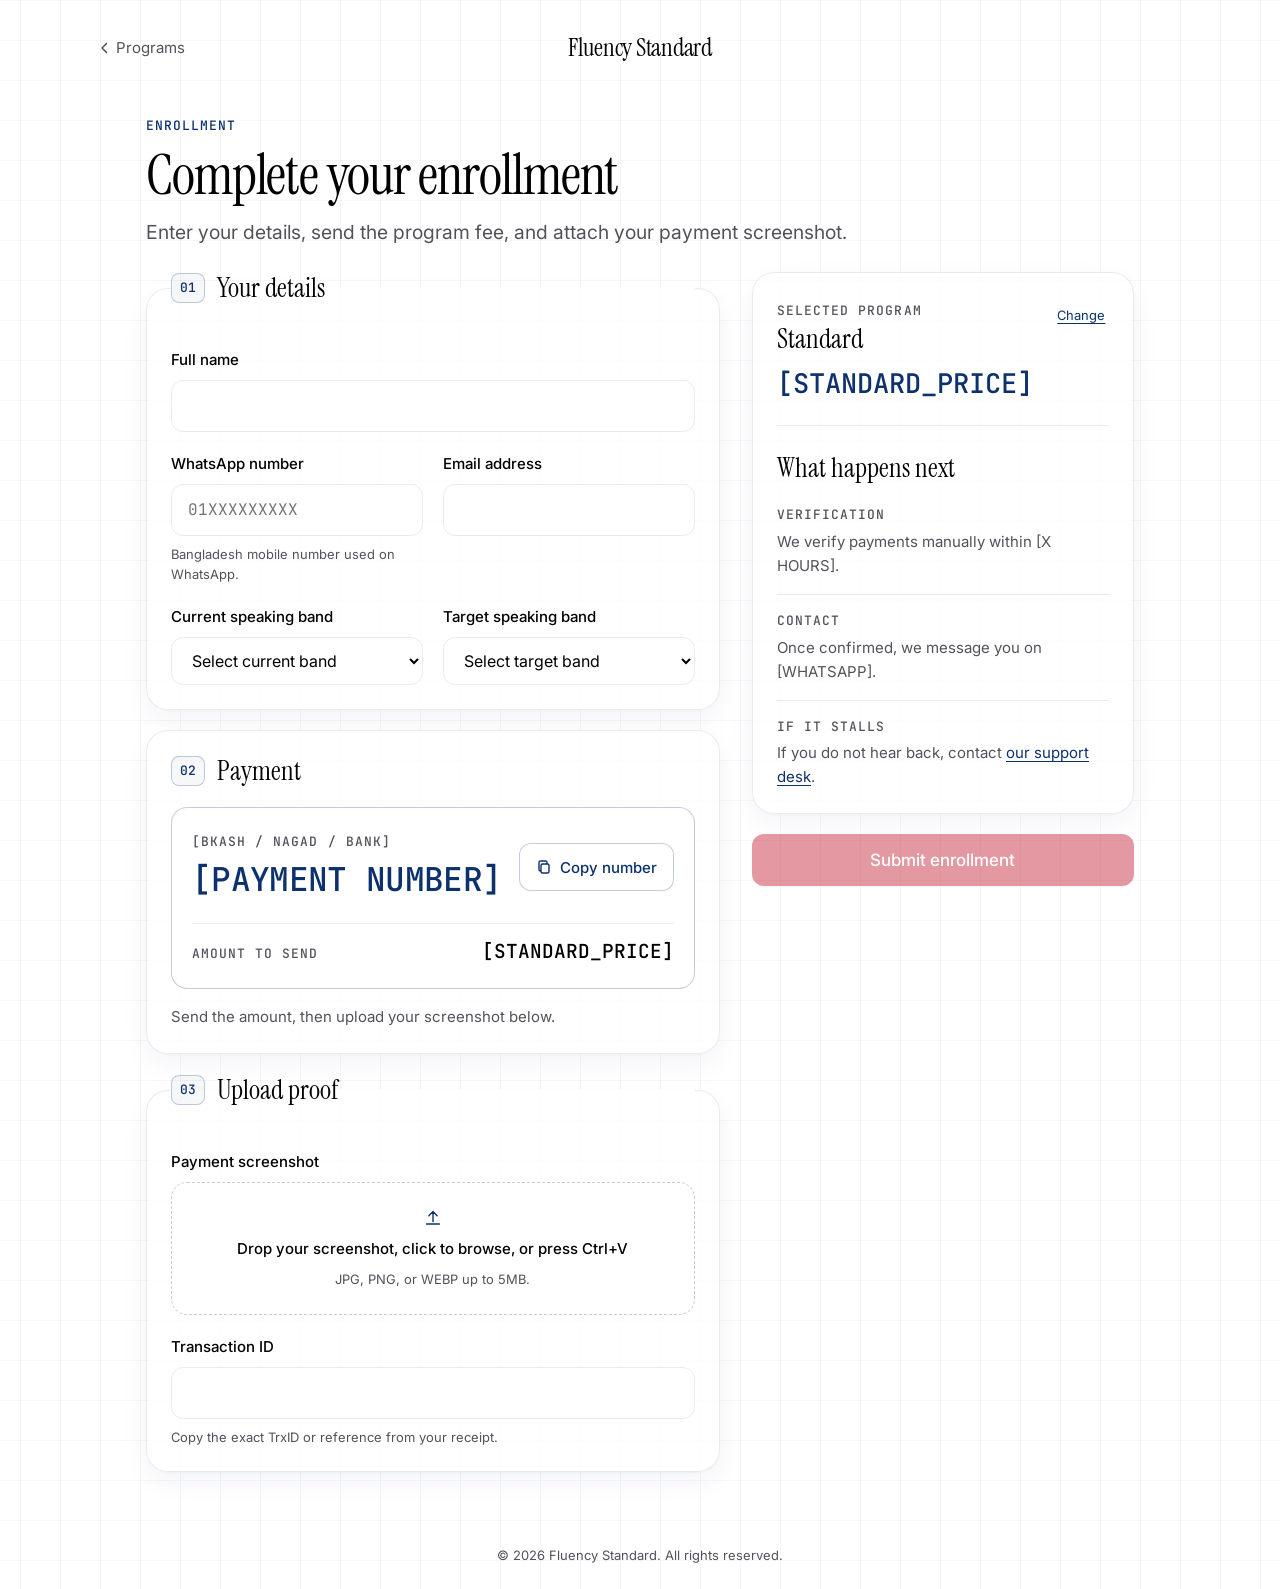
<file: enroll.html>
<!DOCTYPE html>
<html lang="en">
<head>
  <meta charset="utf-8">
  <meta name="viewport" content="width=device-width, initial-scale=1, viewport-fit=cover">
  <meta name="referrer" content="strict-origin-when-cross-origin">
  <meta name="theme-color" content="#ffffff">

  <!-- Page Metadata (Replace placeholders before launch) -->
  <title>[PAGE_TITLE_ENROLL] | Fluency Standard</title>
  <meta name="description" content="[META_DESCRIPTION_ENROLL]">

  <!-- Open Graph Metadata -->
  <meta property="og:type" content="website">
  <meta property="og:title" content="[OG_TITLE_ENROLL]">
  <meta property="og:description" content="[OG_DESCRIPTION_ENROLL]">
  <meta property="og:url" content="[SITE_URL]/enroll.html">
  <meta property="og:image" content="[OG_IMAGE_URL]">

  <!-- Favicon Placeholder -->
  <link rel="icon" href="[FAVICON_URL]" type="image/svg+xml">

  <!-- Fonts -->
  <link rel="preconnect" href="https://fonts.googleapis.com">
  <link rel="preconnect" href="https://fonts.gstatic.com" crossorigin>
  <link
    rel="stylesheet"
    href="https://fonts.googleapis.com/css2?family=Instrument+Serif&family=Inter:wght@400;500;600&family=JetBrains+Mono:wght@400;500&display=swap"
  >
  <link
    rel="stylesheet"
    href="https://fonts.googleapis.com/css2?family=Hind+Siliguri:wght@400;500;600&family=Noto+Serif+Bengali:wght@400;500&display=swap"
  >

  <link rel="stylesheet" href="styles.css">
  <script src="app.js" defer></script>
</head>
<body class="page-enroll">
  <a class="skip-link" href="#main-content">Skip to content</a>

  <!-- Header with Back Link -->
  <header class="site-header">
    <div class="container container--wide header-inner">
      <a class="back-link" href="programs.html">
        <svg class="icon-inline" viewBox="0 0 16 16" width="16" height="16" aria-hidden="true" focusable="false">
          <path d="M10.5 3.5L6 8l4.5 4.5" fill="none" stroke="currentColor" stroke-width="1.5" stroke-linecap="round" stroke-linejoin="round"></path>
        </svg>
        <span>Programs</span>
      </a>
      <a class="wordmark" href="index.html">Fluency Standard</a>
      <span class="header-spacer" aria-hidden="true"></span>
    </div>
  </header>

  <!-- Mobile and Tablet Sticky Plan Summary Strip
       BACKEND: Display only. The server must always decide the authoritative
       price from the submitted "program" plan ID and never trust client values. -->
  <div class="mobile-summary-bar" id="mobile-summary-bar" aria-label="Selected program summary">
    <div class="container container--enroll mobile-summary-inner">
      <div class="mobile-summary-plan">
        <span class="mono-label mono-label--subtle mobile-summary-tag">Plan</span>
        <span class="mobile-summary-name" data-plan-name>Standard</span>
      </div>
      <div class="mobile-summary-meta">
        <span class="mobile-summary-price mono-text" data-plan-price>[STANDARD_PRICE]</span>
        <a class="text-link summary-change-link" href="programs.html">Change</a>
      </div>
    </div>
  </div>

  <main id="main-content" class="site-main">
    <section class="enroll-section section-enter" aria-labelledby="enroll-heading">
      <div class="container container--enroll">
        <div class="enroll-intro" id="enroll-intro">
          <p class="mono-label">Enrollment</p>
          <h1 id="enroll-heading" class="display-heading">Complete your enrollment</h1>
          <p class="supporting-line">Enter your details, send the program fee, and attach your payment screenshot.</p>
        </div>

        <!--
          BACKEND INTEGRATION NOTES FOR /api/enroll:
          1. Re-validate every field server-side; client validation is for UX only.
          2. Resolve the real fee from the whitelisted "program" ID ("standard" or "upgraded").
          3. Verify csrf_token and reject submissions where honeypot "website" is non-empty.
          4. Sniff the real file type via magic bytes (never trust extension or Content-Type).
          5. Re-encode uploaded images and strip all metadata (EXIF, GPS, ICC).
          6. Store screenshots outside the web root using random generated filenames (e.g. UUID).
          7. Enforce rate limiting per IP and account identifier.
          8. Reject duplicate transaction_id values.
          9. Escape any cell value starting with =, +, -, or @ before writing to a spreadsheet
             to prevent formula injection.
        -->
        <form
          id="enroll-form"
          class="enroll-form"
          method="post"
          action="/api/enroll"
          enctype="multipart/form-data"
          novalidate
        >
          <!-- BACKEND: Authoritative plan ID ("standard" or "upgraded") -->
          <input type="hidden" id="program-input" name="program" value="standard">

          <!-- BACKEND: Inject per-session CSRF token -->
          <input type="hidden" id="csrf-token" name="csrf_token" value="">

          <!-- BACKEND: Honeypot field; must remain empty -->
          <div class="honeypot" aria-hidden="true">
            <label for="website">Website</label>
            <input type="text" id="website" name="website" tabindex="-1" autocomplete="off">
          </div>

          <div class="enroll-layout">
            <!-- Left Column on Laptop (60%): Three Numbered Steps -->
            <div class="enroll-steps">
              <!-- STEP 01: Student Details
                   [FIELD LIST MAY CHANGE] -->
              <div class="card-host">
                <fieldset class="glass-card step-card">
                  <legend class="step-legend">
                    <span class="step-marker mono-text" aria-hidden="true">01</span>
                    <span class="step-title">Your details</span>
                  </legend>

                  <div class="form-grid">
                    <div class="form-field form-field--full">
                      <label class="field-label" for="full-name">Full name</label>
                      <input
                        class="field-input"
                        type="text"
                        id="full-name"
                        name="full_name"
                        autocomplete="name"
                        autocapitalize="words"
                        required
                        minlength="2"
                        maxlength="120"
                        aria-describedby="full-name-error"
                      >
                      <p class="field-error" id="full-name-error" role="alert"></p>
                    </div>

                    <div class="form-field">
                      <label class="field-label" for="whatsapp">WhatsApp number</label>
                      <input
                        class="field-input mono-input"
                        type="tel"
                        id="whatsapp"
                        name="whatsapp"
                        inputmode="numeric"
                        autocomplete="tel"
                        placeholder="01XXXXXXXXX"
                        required
                        aria-describedby="whatsapp-hint whatsapp-error"
                      >
                      <p class="field-hint" id="whatsapp-hint">Bangladesh mobile number used on WhatsApp.</p>
                      <p class="field-error" id="whatsapp-error" role="alert"></p>
                    </div>

                    <div class="form-field">
                      <label class="field-label" for="email">Email address</label>
                      <input
                        class="field-input"
                        type="email"
                        id="email"
                        name="email"
                        inputmode="email"
                        autocomplete="email"
                        autocapitalize="none"
                        autocorrect="off"
                        required
                        aria-describedby="email-error"
                      >
                      <p class="field-error" id="email-error" role="alert"></p>
                    </div>

                    <div class="form-field">
                      <label class="field-label" for="current-band">Current speaking band</label>
                      <select
                        class="field-select"
                        id="current-band"
                        name="current_band"
                        required
                        aria-describedby="current-band-error"
                      >
                        <option value="">Select current band</option>
                        <option value="not_sure">Not sure yet</option>
                        <option value="below_5.0">Below 5.0</option>
                        <option value="5.0">5.0</option>
                        <option value="5.5">5.5</option>
                        <option value="6.0">6.0</option>
                        <option value="6.5">6.5</option>
                        <option value="7.0_plus">7.0 or above</option>
                      </select>
                      <p class="field-error" id="current-band-error" role="alert"></p>
                    </div>

                    <div class="form-field">
                      <label class="field-label" for="target-band">Target speaking band</label>
                      <select
                        class="field-select"
                        id="target-band"
                        name="target_band"
                        required
                        aria-describedby="target-band-error"
                      >
                        <option value="">Select target band</option>
                        <option value="6.5">6.5</option>
                        <option value="7.0">7.0</option>
                        <option value="7.5">7.5</option>
                        <option value="8.0">8.0</option>
                        <option value="8.5_plus">8.5 or above</option>
                      </select>
                      <p class="field-error" id="target-band-error" role="alert"></p>
                    </div>
                  </div>
                </fieldset>
              </div>

              <!-- STEP 02: Payment -->
              <div class="card-host">
                <section class="glass-card step-card payment-card" aria-labelledby="step-payment-heading">
                  <div class="step-legend">
                    <span class="step-marker mono-text" aria-hidden="true">02</span>
                    <h2 id="step-payment-heading" class="step-title">Payment</h2>
                  </div>

                  <div class="payment-box">
                    <div class="payment-primary">
                      <div class="payment-number-group">
                        <span class="mono-label mono-label--subtle">[BKASH / NAGAD / BANK]</span>
                        <p class="payment-number mono-text" id="payment-number">[PAYMENT NUMBER]</p>
                      </div>

                      <div class="copy-control">
                        <button
                          type="button"
                          class="btn btn--outline copy-btn"
                          id="copy-number-btn"
                          data-copy-target="payment-number"
                          aria-describedby="copy-tooltip"
                        >
                          <svg class="icon-inline icon-copy" viewBox="0 0 16 16" width="16" height="16" aria-hidden="true" focusable="false">
                            <rect x="5" y="5" width="8" height="9" rx="1.5" fill="none" stroke="currentColor" stroke-width="1.4"></rect>
                            <path d="M11 5V3.5A1.5 1.5 0 0 0 9.5 2h-5A1.5 1.5 0 0 0 3 3.5v7A1.5 1.5 0 0 0 4.5 12H5" fill="none" stroke="currentColor" stroke-width="1.4"></path>
                          </svg>
                          <svg class="icon-inline icon-check" viewBox="0 0 16 16" width="16" height="16" aria-hidden="true" focusable="false" hidden>
                            <path d="M3.5 8.5L6.5 11.5L12.5 4.5" fill="none" stroke="currentColor" stroke-width="1.6" stroke-linecap="round" stroke-linejoin="round"></path>
                          </svg>
                          <span class="copy-btn-label">Copy number</span>
                        </button>
                        <span class="copy-tooltip" id="copy-tooltip" role="tooltip">Copy account number</span>
                      </div>
                    </div>

                    <!-- Shown after copying on phone to acknowledge switching to the payment app -->
                    <p class="copy-followup" id="copy-followup" hidden>
                      Open your payment app, send the amount, then come back here.
                    </p>

                    <!-- Fallback hint for restricted in-app browsers where copy APIs fail -->
                    <p class="copy-manual-hint" id="copy-manual-hint" hidden>
                      Press and hold the number above to copy.
                    </p>

                    <div class="payment-amount-row">
                      <span class="mono-label mono-label--subtle">Amount to send</span>
                      <p class="payment-amount mono-text" data-plan-price>[STANDARD_PRICE]</p>
                    </div>

                    <span class="sr-only" id="copy-status" aria-live="polite"></span>
                  </div>

                  <p class="payment-instruction">Send the amount, then upload your screenshot below.</p>
                </section>
              </div>

              <!-- STEP 03: Upload Proof & Transaction ID -->
              <div class="card-host">
                <fieldset class="glass-card step-card">
                  <legend class="step-legend">
                    <span class="step-marker mono-text" aria-hidden="true">03</span>
                    <span class="step-title">Upload proof</span>
                  </legend>

                  <div class="form-grid">
                    <div class="form-field form-field--full">
                      <label class="field-label" for="screenshot">Payment screenshot</label>

                      <!-- Standard file input (no capture attribute, so phone opens gallery) -->
                      <div
                        class="upload-zone"
                        id="upload-zone"
                        tabindex="0"
                        role="button"
                        aria-describedby="upload-hint screenshot-error"
                      >
                        <input
                          class="upload-input"
                          type="file"
                          id="screenshot"
                          name="screenshot"
                          accept="image/jpeg,image/png,image/webp"
                          required
                          tabindex="-1"
                        >

                        <div class="upload-prompt" id="upload-prompt">
                          <svg class="icon-upload" viewBox="0 0 24 24" width="22" height="22" aria-hidden="true" focusable="false">
                            <path d="M12 16V5M12 5L7.5 9.5M12 5L16.5 9.5" fill="none" stroke="currentColor" stroke-width="1.5" stroke-linecap="round" stroke-linejoin="round"></path>
                            <path d="M5 18.5h14" fill="none" stroke="currentColor" stroke-width="1.5" stroke-linecap="round"></path>
                          </svg>
                          <p class="upload-title upload-title--touch">Tap to choose your screenshot</p>
                          <p class="upload-title upload-title--desktop">Drop your screenshot, click to browse, or press Ctrl+V</p>
                          <p class="upload-hint" id="upload-hint">JPG, PNG, or WEBP up to 5MB.</p>
                        </div>
                      </div>

                      <!-- Instant File Preview -->
                      <div class="upload-preview" id="upload-preview" hidden>
                        <img
                          class="upload-thumb"
                          id="upload-thumb"
                          src="[data-uri]"
                          alt="Uploaded payment screenshot preview"
                          width="64"
                          height="64"
                        >
                        <div class="upload-meta">
                          <p class="upload-filename" id="upload-filename"></p>
                          <p class="upload-filesize mono-text" id="upload-filesize"></p>
                        </div>
                        <button type="button" class="btn btn--ghost" id="remove-file-btn">
                          Remove
                        </button>
                      </div>

                      <p class="field-error" id="screenshot-error" role="alert" aria-live="polite"></p>
                    </div>

                    <div class="form-field form-field--full">
                      <label class="field-label" for="transaction-id">Transaction ID</label>
                      <input
                        class="field-input mono-input"
                        type="text"
                        id="transaction-id"
                        name="transaction_id"
                        autocomplete="off"
                        autocapitalize="characters"
                        autocorrect="off"
                        spellcheck="false"
                        required
                        minlength="4"
                        maxlength="64"
                        aria-describedby="transaction-id-hint transaction-id-error"
                      >
                      <p class="field-hint" id="transaction-id-hint">Copy the exact TrxID or reference from your receipt.</p>
                      <p class="field-error" id="transaction-id-error" role="alert"></p>
                    </div>
                  </div>
                </fieldset>
              </div>
            </div>

            <!-- Right Column on Laptop (40%): Sticky Summary, What Happens Next & Submit.
                 On phone/tablet, display: contents lifts children into the main flow so
                 the submit bar sticks cleanly across the entire form on phone. -->
            <aside class="enroll-sidebar" aria-labelledby="what-next-heading">
              <div class="card-host">
                <div class="glass-card sidebar-card">
                  <!-- Desktop-only Selected Plan Summary -->
                  <div class="desktop-summary">
                    <div class="desktop-summary-top">
                      <div>
                        <span class="mono-label mono-label--subtle">Selected program</span>
                        <p class="summary-plan-name" data-plan-name>Standard</p>
                      </div>
                      <a class="text-link summary-change-link" href="programs.html">Change</a>
                    </div>
                    <p class="summary-plan-price mono-text" data-plan-price>[STANDARD_PRICE]</p>
                  </div>

                  <!-- Quiet "What happens next" Reassurance Block -->
                  <div class="next-block">
                    <h2 id="what-next-heading" class="next-heading">What happens next</h2>
                    <dl class="next-list">
                      <div class="next-item">
                        <dt class="mono-label mono-label--subtle">Verification</dt>
                        <dd>We verify payments manually within [X HOURS].</dd>
                      </div>
                      <div class="next-item">
                        <dt class="mono-label mono-label--subtle">Contact</dt>
                        <dd>Once confirmed, we message you on [WHATSAPP].</dd>
                      </div>
                      <div class="next-item">
                        <dt class="mono-label mono-label--subtle">If it stalls</dt>
                        <dd>
                          If you do not hear back, contact
                          <a
                            class="text-link"
                            href="[SUPPORT_LINK]"
                            target="_blank"
                            rel="noopener noreferrer"
                          >our support desk</a>.
                        </dd>
                      </div>
                    </dl>
                  </div>
                </div>
              </div>

              <!-- Upload Progress & Form-level Error Region -->
              <div class="submit-bar" id="submit-bar">
                <div class="submit-bar-inner">
                  <div class="upload-progress" id="upload-progress" hidden>
                    <div class="upload-progress-row">
                      <span class="mono-label mono-label--subtle">Uploading proof</span>
                      <span class="mono-text upload-progress-pct" id="upload-progress-pct">0%</span>
                    </div>
                    <progress class="upload-progress-bar" id="upload-progress-bar" max="100" value="0"></progress>
                  </div>

                  <p class="form-status-error" id="form-status-error" role="alert" aria-live="polite"></p>

                  <button
                    type="submit"
                    class="btn btn--primary btn--submit"
                    id="submit-btn"
                    disabled
                  >
                    <span class="btn-spinner" aria-hidden="true"></span>
                    <span class="btn-label">Submit enrollment</span>
                  </button>
                </div>
              </div>
            </aside>
          </div>
        </form>

        <!-- Confirmation State (shown after verified submission) -->
        <div class="card-host">
          <section
            class="glass-card confirmation-card section-enter"
            id="enroll-confirmation"
            aria-labelledby="confirmation-heading"
            tabindex="-1"
            hidden
          >
            <p class="mono-label mono-label--navy">Enrollment received</p>
            <h2 id="confirmation-heading" class="display-heading display-heading--compact">
              [CONFIRMATION HEADLINE]
            </h2>
            <p class="supporting-line">
              Your submission for the <span data-plan-name>Standard</span> program is recorded. Here is what happens next.
            </p>

            <ol class="confirmation-steps">
              <li>
                <span class="step-marker mono-text" aria-hidden="true">01</span>
                <div>
                  <p class="confirmation-step-title">We verify your payment</p>
                  <p class="confirmation-step-desc">Our team checks your screenshot and transaction ID within [X HOURS].</p>
                </div>
              </li>
              <li>
                <span class="step-marker mono-text" aria-hidden="true">02</span>
                <div>
                  <p class="confirmation-step-title">We message you on WhatsApp</p>
                  <p class="confirmation-step-desc">You will receive a confirmation message with your onboarding details.</p>
                </div>
              </li>
              <li>
                <span class="step-marker mono-text" aria-hidden="true">03</span>
                <div>
                  <p class="confirmation-step-title">You join the community</p>
                  <p class="confirmation-step-desc">Access your cohort channel and prepare for day one.</p>
                </div>
              </li>
            </ol>

            <div class="confirmation-action">
              <a
                class="btn btn--primary"
                href="[COMMUNITY_LINK]"
                target="_blank"
                rel="noopener noreferrer"
              >Open community link</a>
            </div>
          </section>
        </div>
      </div>
    </section>
  </main>

  <!-- Quiet Footer -->
  <footer class="site-footer">
    <div class="container container--wide">
      <p class="copyright">&copy; 2026 Fluency Standard. All rights reserved.</p>
    </div>
  </footer>
</body>
</html>
</file>
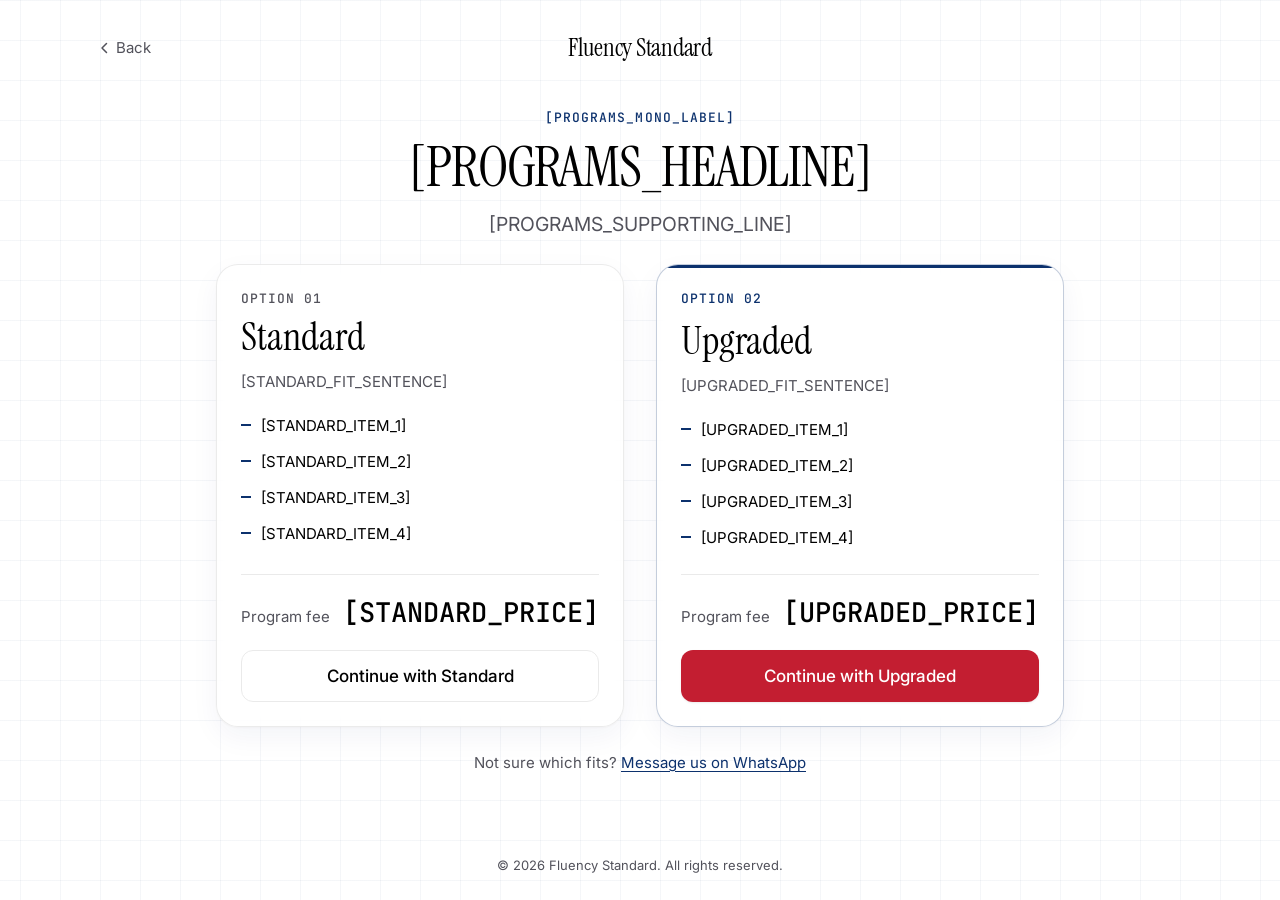
<file: programs.html>
<!DOCTYPE html>
<html lang="en">
<head>
  <meta charset="utf-8">
  <meta name="viewport" content="width=device-width, initial-scale=1, viewport-fit=cover">
  <meta name="referrer" content="strict-origin-when-cross-origin">
  <meta name="theme-color" content="#ffffff">

  <!-- Page Metadata (Replace placeholders before launch) -->
  <title>[PAGE_TITLE_PROGRAMS] | Fluency Standard</title>
  <meta name="description" content="[META_DESCRIPTION_PROGRAMS]">

  <!-- Open Graph Metadata -->
  <meta property="og:type" content="website">
  <meta property="og:title" content="[OG_TITLE_PROGRAMS]">
  <meta property="og:description" content="[OG_DESCRIPTION_PROGRAMS]">
  <meta property="og:url" content="[SITE_URL]/programs.html">
  <meta property="og:image" content="[OG_IMAGE_URL]">

  <!-- Favicon Placeholder -->
  <link rel="icon" href="[FAVICON_URL]" type="image/svg+xml">

  <!-- Fonts -->
  <link rel="preconnect" href="https://fonts.googleapis.com">
  <link rel="preconnect" href="https://fonts.gstatic.com" crossorigin>
  <link
    rel="stylesheet"
    href="https://fonts.googleapis.com/css2?family=Instrument+Serif&family=Inter:wght@400;500;600&family=JetBrains+Mono:wght@400;500&display=swap"
  >
  <link
    rel="stylesheet"
    href="https://fonts.googleapis.com/css2?family=Hind+Siliguri:wght@400;500;600&family=Noto+Serif+Bengali:wght@400;500&display=swap"
  >

  <link rel="stylesheet" href="styles.css">
  <script src="app.js" defer></script>
</head>
<body class="page-programs">
  <a class="skip-link" href="#main-content">Skip to content</a>

  <!-- Header with Back Link -->
  <header class="site-header">
    <div class="container container--wide header-inner">
      <a class="back-link" href="index.html">
        <svg class="icon-inline" viewBox="0 0 16 16" width="16" height="16" aria-hidden="true" focusable="false">
          <path d="M10.5 3.5L6 8l4.5 4.5" fill="none" stroke="currentColor" stroke-width="1.5" stroke-linecap="round" stroke-linejoin="round"></path>
        </svg>
        <span>Back</span>
      </a>
      <a class="wordmark" href="index.html">Fluency Standard</a>
      <span class="header-spacer" aria-hidden="true"></span>
    </div>
  </header>

  <main id="main-content" class="site-main">
    <section class="programs-section section-enter" aria-labelledby="programs-heading">
      <div class="container container--reading section-intro">
        <p class="mono-label">[PROGRAMS_MONO_LABEL]</p>
        <h1 id="programs-heading" class="display-heading">[PROGRAMS_HEADLINE]</h1>
        <p class="supporting-line">[PROGRAMS_SUPPORTING_LINE]</p>
      </div>

      <!-- Equal-Weight Program Comparison (Only the buttons are links) -->
      <div class="container container--programs">
        <div class="programs-grid">
          <!-- Standard Plan -->
          <div class="card-host">
            <article class="glass-card program-card" aria-labelledby="plan-standard-title">
              <div class="program-card-top">
                <p class="mono-label mono-label--subtle">Option 01</p>
                <h2 id="plan-standard-title" class="program-title">Standard</h2>
                <p class="program-fit">[STANDARD_FIT_SENTENCE]</p>
              </div>

              <ul class="feature-list">
                <li>[STANDARD_ITEM_1]</li>
                <li>[STANDARD_ITEM_2]</li>
                <li>[STANDARD_ITEM_3]</li>
                <li>[STANDARD_ITEM_4]</li>
              </ul>

              <div class="program-card-footer">
                <div class="program-price-row">
                  <span class="program-price-label">Program fee</span>
                  <p class="program-price mono-text">[STANDARD_PRICE]</p>
                </div>
                <a class="btn btn--secondary btn--full" href="enroll.html?program=standard">
                  Continue with Standard
                </a>
              </div>
            </article>
          </div>

          <!-- Upgraded Plan (Subtle border + thin navy accent line only) -->
          <div class="card-host">
            <article class="glass-card program-card program-card--upgraded" aria-labelledby="plan-upgraded-title">
              <div class="program-card-top">
                <p class="mono-label mono-label--navy">Option 02</p>
                <h2 id="plan-upgraded-title" class="program-title">Upgraded</h2>
                <p class="program-fit">[UPGRADED_FIT_SENTENCE]</p>
              </div>

              <ul class="feature-list">
                <li>[UPGRADED_ITEM_1]</li>
                <li>[UPGRADED_ITEM_2]</li>
                <li>[UPGRADED_ITEM_3]</li>
                <li>[UPGRADED_ITEM_4]</li>
              </ul>

              <div class="program-card-footer">
                <div class="program-price-row">
                  <span class="program-price-label">Program fee</span>
                  <p class="program-price mono-text">[UPGRADED_PRICE]</p>
                </div>
                <a class="btn btn--primary btn--full" href="enroll.html?program=upgraded">
                  Continue with Upgraded
                </a>
              </div>
            </article>
          </div>
        </div>

        <p class="quiet-help">
          Not sure which fits?
          <a
            class="text-link"
            href="[WHATSAPP_LINK]"
            target="_blank"
            rel="noopener noreferrer"
          >Message us on WhatsApp</a>
        </p>
      </div>
    </section>
  </main>

  <!-- Quiet Footer -->
  <footer class="site-footer">
    <div class="container container--wide">
      <p class="copyright">&copy; 2026 Fluency Standard. All rights reserved.</p>
    </div>
  </footer>
</body>
</html>
</file>
<file: styles.css>
/* ==========================================================================
   FLUENCY STANDARD DESIGN SYSTEM
   Phone-first editorial SaaS front end, progressively enhanced for tablet,
   laptop, and wide displays.

   BREAKPOINTS (documented constants):
   - Phone:   0px    to 599px  (primary thumb-driven target: 360px to 430px)
   - Tablet:  600px  to 1023px
   - Laptop:  1024px to 1439px
   - Wide:    1440px and above

   TEST MATRIX (verified mentally across all 3 pages):
   - 360x640  (small Android): headline, 16:9 video, CTA, and reassurance fit
              near first screen; no horizontal scroll; 48px+ tap targets.
   - 390x844  (iPhone portrait): comfortable margins, sticky top plan strip,
              sticky bottom submit bar unsticks when keyboard opens.
   - 412x915  (modern Android): generous breathing room, low blur radius for
              smooth scrolling on mid/low-tier GPUs.
   - 844x390  (phone landscape): compact header/paddings, sticky submit bar
              disabled so inputs stay visible.
   - 768x1024 (tablet): programs cards sit side by side; enroll stays single
              column with wider container and inline submit button.
   - 1280x720 (laptop): 960px centered video, fixed-width centered CTA,
              two-column 60/40 enroll with sticky right summary + submit panel.
   - 1440x900 (wide laptop): balanced whitespace, line lengths capped ~68ch.
   - 1920x1080 (desktop): centered containers preserve calm editorial rhythm.
   ========================================================================== */

/* --------------------------------------------------------------------------
   1. Optional Self-Hosted Bangla @font-face (unicode-range)
   Uncomment if self-hosting fonts under a strict CSP.
   --------------------------------------------------------------------------
@font-face {
  font-family: "Noto Serif Bengali";
  src: url("/fonts/noto-serif-bengali-400.woff2") format("woff2");
  font-weight: 400;
  font-style: normal;
  font-display: swap;
  unicode-range: U+0980-09FF, U+200C-200D, U+25CC;
}

@font-face {
  font-family: "Hind Siliguri";
  src: url("/fonts/hind-siliguri-400.woff2") format("woff2");
  font-weight: 400;
  font-style: normal;
  font-display: swap;
  unicode-range: U+0980-09FF, U+200C-200D, U+25CC;
}
-------------------------------------------------------------------------- */

/* --------------------------------------------------------------------------
   2. Design Tokens (:root)
   All colors, spacing, type scale, radii, shadows, and motion live here.
   -------------------------------------------------------------------------- */
:root {
  /* Breakpoint Reference Tokens */
  --bp-tablet: 600px;
  --bp-laptop: 1024px;
  --bp-wide: 1440px;

  /* Core Brand Palette (White background only; no dark mode) */
  --black: #000000;
  --navy: #0c316d;
  --crimson: #c31e31;
  --white: #ffffff;
  --border: #eaeaea;
  --text-muted: #52525b;

  /* Functional Derived Tones */
  --crimson-hover: #a51828;
  --navy-border: rgba(12, 49, 109, 0.24);
  --navy-surface: rgba(12, 49, 109, 0.04);
  --crimson-surface: rgba(195, 30, 49, 0.05);
  --grid-line: rgba(12, 49, 109, 0.045);
  --grid-size: 36px;

  /* Glass Surface (Lighter blur on phone for low-end Android performance) */
  --glass-bg: rgba(255, 255, 255, 0.78);
  --glass-bg-strong: rgba(255, 255, 255, 0.92);
  --glass-solid-fallback: #fcfcfd;
  --glass-border: rgba(0, 0, 0, 0.08);
  --glass-blur: 8px;

  /* Shadows */
  --shadow-card: 0 1px 2px rgba(0, 0, 0, 0.03), 0 10px 28px rgba(12, 49, 109, 0.05);
  --shadow-card-hover: 0 4px 10px rgba(0, 0, 0, 0.04), 0 18px 40px rgba(12, 49, 109, 0.09);
  --shadow-btn: 0 1px 2px rgba(0, 0, 0, 0.08);
  --shadow-sticky-top: 0 6px 18px rgba(12, 49, 109, 0.05);
  --shadow-sticky-bottom: 0 -8px 24px rgba(12, 49, 109, 0.06);

  /* Focus Ring */
  --focus-ring: 0 0 0 3px rgba(12, 49, 109, 0.28);

  /* Font Stacks */
  --font-serif: "Instrument Serif", "Noto Serif Bengali", "Hind Siliguri", Georgia, serif;
  --font-sans: "Inter", "Hind Siliguri", "Noto Sans Bengali", -apple-system, BlinkMacSystemFont, sans-serif;
  --font-mono: "JetBrains Mono", ui-monospace, SFMono-Regular, Menlo, monospace;

  /* Fluid Type Scale */
  --text-xs: clamp(0.75rem, 0.73rem + 0.1vw, 0.8125rem);
  --text-sm: clamp(0.875rem, 0.85rem + 0.12vw, 0.9375rem);
  --text-base: clamp(1rem, 0.98rem + 0.12vw, 1.0625rem);
  --text-lg: clamp(1.0625rem, 1.01rem + 0.25vw, 1.25rem);
  --text-xl: clamp(1.375rem, 1.25rem + 0.55vw, 1.875rem);
  --text-2xl: clamp(1.75rem, 1.45rem + 1.2vw, 2.625rem);
  --text-display: clamp(2rem, 1.4rem + 2.6vw, 3.85rem);

  /* Line Heights (Bangla receives extra vertical space) */
  --leading-tight: 1.08;
  --leading-snug: 1.24;
  --leading-base: 1.6;
  --leading-bn-heading: 1.35;
  --leading-bn-body: 1.85;

  /* Spacing Scale */
  --space-1: 0.25rem;
  --space-2: 0.5rem;
  --space-3: 0.75rem;
  --space-4: 1rem;
  --space-5: 1.25rem;
  --space-6: 1.5rem;
  --space-8: 2rem;
  --space-10: 2.5rem;
  --space-12: 3rem;
  --space-16: 4rem;

  /* Radii Scale */
  --radius-sm: 8px;
  --radius-md: 12px;
  --radius-lg: 16px;
  --radius-card: 22px;
  --radius-pill: 999px;

  /* Layout & Tap Target Sizes */
  --container-reading: 68ch;
  --container-programs: 880px;
  --container-enroll: 1020px;
  --container-video: 960px;
  --container-wide: 1120px;
  --tap-min: 48px;
  --btn-min-h: 52px;
  --input-min-h: 48px;

  /* Motion */
  --duration-fast: 150ms;
  --duration-base: 200ms;
  --duration-enter: 380ms;
  --ease-out: cubic-bezier(0.22, 1, 0.36, 1);
}

@media (min-width: 600px) {
  :root {
    --glass-bg: rgba(255, 255, 255, 0.72);
    --glass-blur: 16px;
    --grid-size: 40px;
  }
}

/* --------------------------------------------------------------------------
   3. Base Reset & Geometric Alignment Grid
   -------------------------------------------------------------------------- */
*,
*::before,
*::after {
  box-sizing: border-box;
}

html {
  background-color: var(--white);
  color: var(--black);
  font-family: var(--font-sans);
  font-size: 16px;
  line-height: var(--leading-base);
  -webkit-font-smoothing: antialiased;
  -moz-osx-font-smoothing: grayscale;
  text-size-adjust: 100%;
  overflow-x: clip;
}

body {
  margin: 0;
  min-height: 100svh;
  min-height: 100dvh;
  display: flex;
  flex-direction: column;
  background-color: var(--white);
  /* CSS-only geometric alignment grid (1px hairlines) */
  background-image:
    linear-gradient(to right, var(--grid-line) 1px, transparent 1px),
    linear-gradient(to bottom, var(--grid-line) 1px, transparent 1px);
  background-size: var(--grid-size) var(--grid-size);
  background-position: top center;
  color: var(--black);
  overflow-x: clip;
}

/* Bangla Typography Rules: larger base on phone, generous leading, never clip headings */
:lang(bn) {
  font-size: 1.0625rem;
  line-height: var(--leading-bn-body);
}

h1:lang(bn),
h2:lang(bn),
.display-heading:lang(bn),
.program-title:lang(bn),
.step-title:lang(bn) {
  line-height: var(--leading-bn-heading);
  text-overflow: clip;
  overflow: visible;
  white-space: normal;
}

img,
svg,
video,
iframe {
  display: block;
  max-width: 100%;
}

button,
input,
select,
textarea {
  font: inherit;
  color: inherit;
}

a {
  color: inherit;
}

[hidden] {
  display: none !important;
}

/* Accessibility Helpers */
.sr-only,
.honeypot {
  position: absolute;
  width: 1px;
  height: 1px;
  padding: 0;
  margin: -1px;
  overflow: hidden;
  clip: rect(0, 0, 0, 0);
  white-space: nowrap;
  border: 0;
}

.skip-link {
  position: absolute;
  top: -100px;
  left: var(--space-4);
  z-index: 100;
  padding: var(--space-3) var(--space-4);
  background-color: var(--navy);
  color: var(--white);
  border-radius: var(--radius-sm);
  font-size: var(--text-sm);
  text-decoration: none;
}

.skip-link:focus {
  top: var(--space-4);
  outline: none;
  box-shadow: var(--focus-ring);
}

:focus-visible {
  outline: 2px solid var(--navy);
  outline-offset: 2px;
}

/* --------------------------------------------------------------------------
   4. Layout Containers & Page Shell
   -------------------------------------------------------------------------- */
.container {
  width: 100%;
  margin-inline: auto;
  padding-inline: var(--space-4);
}

.container--reading {
  max-width: calc(var(--container-reading) + var(--space-8));
}

.container--programs {
  max-width: calc(var(--container-programs) + var(--space-8));
}

.container--enroll {
  max-width: calc(var(--container-enroll) + var(--space-8));
}

.container--video {
  max-width: calc(var(--container-video) + var(--space-8));
}

.container--wide {
  max-width: calc(var(--container-wide) + var(--space-8));
}

/* Container Query Host for Glass Cards */
.card-host {
  container-type: inline-size;
  min-width: 0;
}

.site-header {
  padding-block: var(--space-4);
}

.header-inner {
  display: grid;
  grid-template-columns: 1fr auto 1fr;
  align-items: center;
  gap: var(--space-2);
}

.header-inner--centered {
  display: flex;
  justify-content: center;
}

.wordmark {
  font-family: var(--font-serif);
  font-size: clamp(1.3rem, 1.2rem + 0.45vw, 1.625rem);
  font-weight: 400;
  letter-spacing: -0.01em;
  line-height: 1.1;
  color: var(--black);
  text-decoration: none;
  white-space: nowrap;
}

.back-link {
  justify-self: start;
  display: inline-flex;
  align-items: center;
  gap: var(--space-1);
  min-height: var(--tap-min);
  padding-inline: var(--space-2);
  margin-left: calc(var(--space-2) * -1);
  font-size: var(--text-sm);
  color: var(--text-muted);
  text-decoration: none;
  border-radius: var(--radius-sm);
  transition: color var(--duration-fast) var(--ease-out);
}

.header-spacer {
  display: block;
}

.site-main {
  flex: 1 0 auto;
  padding-bottom: var(--space-12);
}

.site-footer {
  padding-block: var(--space-6);
  padding-bottom: calc(var(--space-6) + env(safe-area-inset-bottom));
  text-align: center;
}

.copyright {
  margin: 0;
  font-size: var(--text-xs);
  color: var(--text-muted);
}

/* --------------------------------------------------------------------------
   5. Typography & Editorial Primitives
   -------------------------------------------------------------------------- */
.mono-label,
.mono-text {
  font-family: var(--font-mono);
}

.mono-label {
  margin: 0 0 var(--space-2);
  font-size: var(--text-xs);
  font-weight: 500;
  letter-spacing: 0.08em;
  text-transform: uppercase;
  color: var(--navy);
}

.mono-label--subtle {
  color: var(--text-muted);
  margin-bottom: var(--space-1);
}

.mono-label--navy {
  color: var(--navy);
}

.display-heading {
  margin: 0 0 var(--space-3);
  font-family: var(--font-serif);
  font-size: var(--text-display);
  font-weight: 400;
  line-height: var(--leading-tight);
  letter-spacing: -0.02em;
  color: var(--black);
  text-wrap: balance;
  overflow-wrap: break-word;
}

.display-heading--compact {
  font-size: var(--text-2xl);
}

.accent-word {
  color: var(--crimson);
}

.supporting-line {
  margin: 0;
  max-width: 68ch;
  font-size: var(--text-lg);
  line-height: var(--leading-base);
  color: var(--text-muted);
  text-wrap: pretty;
  overflow-wrap: break-word;
}

.hero-intro .supporting-line,
.section-intro .supporting-line {
  margin-inline: auto;
}

.text-link {
  color: var(--navy);
  text-decoration: underline;
  text-underline-offset: 3px;
  text-decoration-thickness: 1px;
  transition: color var(--duration-fast) var(--ease-out);
}

.icon-inline {
  flex-shrink: 0;
}

/* --------------------------------------------------------------------------
   6. Glass Cards & Graceful Solid Fallbacks
   -------------------------------------------------------------------------- */
.glass-card {
  background-color: var(--glass-bg);
  -webkit-backdrop-filter: blur(var(--glass-blur));
  backdrop-filter: blur(var(--glass-blur));
  border: 1px solid var(--glass-border);
  border-radius: var(--radius-card);
  box-shadow: var(--shadow-card);
}

@supports not ((backdrop-filter: blur(1px)) or (-webkit-backdrop-filter: blur(1px))) {
  .glass-card {
    background-color: var(--glass-solid-fallback);
    border-color: var(--border);
  }
}

@media (prefers-reduced-transparency: reduce) {
  .glass-card,
  .mobile-summary-bar,
  .submit-bar {
    background-color: var(--glass-solid-fallback);
    -webkit-backdrop-filter: none;
    backdrop-filter: none;
    border-color: var(--border);
  }
}

html.save-data .glass-card {
  -webkit-backdrop-filter: none;
  backdrop-filter: none;
  background-color: var(--glass-solid-fallback);
}

/* --------------------------------------------------------------------------
   7. Buttons (Tap-safe 48px+ / Primary 52px+)
   -------------------------------------------------------------------------- */
.btn {
  display: inline-flex;
  align-items: center;
  justify-content: center;
  gap: var(--space-2);
  min-height: var(--btn-min-h);
  min-width: var(--tap-min);
  padding: var(--space-3) var(--space-6);
  border-radius: var(--radius-md);
  border: 1px solid transparent;
  font-family: var(--font-sans);
  font-size: var(--text-base);
  font-weight: 500;
  line-height: 1.3;
  text-align: center;
  text-decoration: none;
  cursor: pointer;
  touch-action: manipulation;
  transition:
    background-color var(--duration-fast) var(--ease-out),
    border-color var(--duration-fast) var(--ease-out),
    color var(--duration-fast) var(--ease-out),
    box-shadow var(--duration-fast) var(--ease-out),
    transform var(--duration-fast) var(--ease-out),
    opacity var(--duration-fast) var(--ease-out);
}

.btn--primary {
  background-color: var(--crimson);
  color: var(--white);
  box-shadow: var(--shadow-btn);
}

.btn--secondary {
  background-color: var(--white);
  color: var(--black);
  border-color: var(--border);
}

.btn--outline {
  min-height: var(--tap-min);
  padding: var(--space-2) var(--space-4);
  background-color: var(--white);
  color: var(--navy);
  border-color: var(--navy-border);
  font-size: var(--text-sm);
}

.btn--ghost {
  min-height: var(--tap-min);
  padding: var(--space-2) var(--space-4);
  background-color: transparent;
  color: var(--text-muted);
  border-color: var(--border);
  font-size: var(--text-sm);
}

.btn--full,
.btn--hero,
.btn--submit {
  width: 100%;
}

.btn:disabled {
  opacity: 0.45;
  cursor: not-allowed;
  transform: none;
}

.btn-spinner {
  display: none;
  width: 16px;
  height: 16px;
  border: 2px solid rgba(255, 255, 255, 0.35);
  border-top-color: var(--white);
  border-radius: 50%;
  animation: spin 700ms linear infinite;
}

.btn.is-loading .btn-spinner {
  display: inline-block;
}

@keyframes spin {
  to {
    transform: rotate(360deg);
  }
}

/* --------------------------------------------------------------------------
   8. Page 1: Landing (Calibrated for 360x640 first screen)
   -------------------------------------------------------------------------- */
.hero {
  padding-top: var(--space-2);
}

.hero-intro {
  text-align: center;
  margin-bottom: var(--space-5);
}

.video-card {
  padding: var(--space-2);
}

@container (min-width: 560px) {
  .video-card {
    padding: var(--space-4);
  }
}

.video-facade {
  position: relative;
  width: 100%;
  aspect-ratio: 16 / 9;
  border-radius: var(--radius-lg);
  overflow: hidden;
  background-color: var(--navy-surface);
  border: 1px solid var(--border);
}

.video-poster {
  width: 100%;
  height: 100%;
  object-fit: cover;
}

.video-play-btn {
  position: absolute;
  inset: 0;
  width: 100%;
  height: 100%;
  padding: var(--space-4);
  border: 0;
  background-color: rgba(255, 255, 255, 0.24);
  display: flex;
  flex-direction: column;
  align-items: center;
  justify-content: center;
  gap: var(--space-2);
  cursor: pointer;
  touch-action: manipulation;
  transition: background-color var(--duration-base) var(--ease-out);
}

.video-play-circle {
  width: 64px;
  height: 64px;
  border-radius: 50%;
  background-color: var(--white);
  color: var(--black);
  border: 1px solid var(--glass-border);
  box-shadow: var(--shadow-card);
  display: inline-flex;
  align-items: center;
  justify-content: center;
  transition:
    transform var(--duration-base) var(--ease-out),
    color var(--duration-fast) var(--ease-out);
}

.video-play-caption {
  padding: var(--space-1) var(--space-3);
  border-radius: var(--radius-pill);
  background-color: var(--glass-bg-strong);
  border: 1px solid var(--glass-border);
  font-size: var(--text-xs);
  letter-spacing: 0.04em;
  color: var(--black);
}

.video-player,
.video-embed {
  width: 100%;
  height: 100%;
  border: 0;
  background-color: var(--black);
}

.hero-action {
  margin-top: var(--space-5);
  padding-bottom: env(safe-area-inset-bottom);
  text-align: center;
  display: flex;
  flex-direction: column;
  align-items: center;
  gap: var(--space-2);
}

.reassurance-line {
  margin: 0;
  font-size: var(--text-sm);
  color: var(--text-muted);
}

/* --------------------------------------------------------------------------
   9. Page 2: Programs
   -------------------------------------------------------------------------- */
.programs-section {
  padding-top: var(--space-3);
}

.section-intro {
  text-align: center;
  margin-bottom: var(--space-6);
}

.programs-grid {
  display: grid;
  grid-template-columns: 1fr;
  gap: var(--space-5);
  align-items: stretch;
}

.program-card {
  position: relative;
  height: 100%;
  display: flex;
  flex-direction: column;
  padding: var(--space-5);
  overflow: hidden;
  transition:
    border-color var(--duration-base) var(--ease-out),
    box-shadow var(--duration-base) var(--ease-out),
    transform var(--duration-base) var(--ease-out);
}

@container (min-width: 380px) {
  .program-card {
    padding: var(--space-6);
  }
}

.program-card--upgraded {
  border-color: var(--navy-border);
}

.program-card--upgraded::before {
  content: "";
  position: absolute;
  top: 0;
  left: 0;
  right: 0;
  height: 3px;
  background-color: var(--navy);
}

.program-title {
  margin: 0 0 var(--space-2);
  font-family: var(--font-serif);
  font-size: var(--text-2xl);
  font-weight: 400;
  line-height: var(--leading-snug);
  color: var(--black);
}

.program-fit {
  margin: 0 0 var(--space-5);
  font-size: var(--text-sm);
  color: var(--text-muted);
}

.feature-list {
  list-style: none;
  margin: 0 0 var(--space-6);
  padding: 0;
  flex: 1 0 auto;
  display: flex;
  flex-direction: column;
  gap: var(--space-3);
}

.feature-list li {
  position: relative;
  padding-left: var(--space-5);
  font-size: var(--text-sm);
  color: var(--black);
  overflow-wrap: break-word;
}

.feature-list li::before {
  content: "";
  position: absolute;
  left: 0;
  top: 0.72em;
  width: 10px;
  height: 1.5px;
  background-color: var(--navy);
}

.program-card-footer {
  padding-top: var(--space-4);
  border-top: 1px solid var(--border);
  display: flex;
  flex-direction: column;
  gap: var(--space-4);
}

.program-price-row {
  display: flex;
  align-items: baseline;
  justify-content: space-between;
  gap: var(--space-3);
  flex-wrap: wrap;
}

.program-price-label {
  font-size: var(--text-sm);
  color: var(--text-muted);
}

.program-price {
  margin: 0;
  font-size: var(--text-xl);
  font-weight: 500;
  color: var(--black);
}

.quiet-help {
  margin: var(--space-6) 0 0;
  text-align: center;
  font-size: var(--text-sm);
  color: var(--text-muted);
}

/* --------------------------------------------------------------------------
   10. Page 3: Enrollment (Phone Sticky Top & Bottom -> Laptop 60/40)
   -------------------------------------------------------------------------- */
.mobile-summary-bar {
  position: sticky;
  top: 0;
  z-index: 25;
  background-color: var(--glass-bg-strong);
  -webkit-backdrop-filter: blur(var(--glass-blur));
  backdrop-filter: blur(var(--glass-blur));
  border-top: 1px solid var(--border);
  border-bottom: 1px solid var(--navy-border);
  box-shadow: var(--shadow-sticky-top);
}

.mobile-summary-inner {
  min-height: var(--tap-min);
  display: flex;
  align-items: center;
  justify-content: space-between;
  gap: var(--space-3);
  padding-block: var(--space-2);
}

.mobile-summary-plan,
.mobile-summary-meta {
  display: flex;
  align-items: baseline;
  gap: var(--space-2);
  flex-wrap: wrap;
}

.mobile-summary-tag {
  margin: 0;
}

.mobile-summary-name {
  font-family: var(--font-serif);
  font-size: var(--text-lg);
  color: var(--black);
}

.mobile-summary-price {
  font-size: var(--text-sm);
  font-weight: 500;
  color: var(--navy);
}

.summary-change-link {
  display: inline-flex;
  align-items: center;
  min-height: 36px;
  padding-inline: var(--space-1);
  font-size: var(--text-xs);
}

.enroll-section {
  padding-top: var(--space-5);
}

.enroll-intro {
  margin-bottom: var(--space-6);
}

.enroll-layout {
  display: grid;
  grid-template-columns: 1fr;
  gap: var(--space-5);
  align-items: start;
}

.enroll-steps {
  display: flex;
  flex-direction: column;
  gap: var(--space-5);
  min-width: 0;
}

/* On phone & tablet, lift sidebar children into .enroll-layout so .submit-bar
   can stick across the entire form on phone. */
.enroll-sidebar {
  display: contents;
}

.desktop-summary {
  display: none;
}

.step-card,
.sidebar-card {
  margin: 0;
  padding: var(--space-5);
  min-width: 0;
}

@container (min-width: 480px) {
  .step-card {
    padding: var(--space-6);
  }
}

.step-legend {
  display: flex;
  align-items: center;
  gap: var(--space-3);
  width: 100%;
  padding: 0;
  margin: 0 0 var(--space-5);
}

.step-marker {
  display: inline-flex;
  align-items: center;
  justify-content: center;
  min-width: 30px;
  height: 30px;
  padding-inline: var(--space-2);
  border-radius: var(--radius-sm);
  border: 1px solid var(--navy-border);
  background-color: var(--navy-surface);
  color: var(--navy);
  font-size: var(--text-xs);
  font-weight: 500;
  flex-shrink: 0;
}

.step-title {
  margin: 0;
  font-family: var(--font-serif);
  font-size: var(--text-xl);
  font-weight: 400;
  line-height: 1.2;
  color: var(--black);
}

/* Form Fields (16px minimum prevents iOS Safari zoom on focus) */
.form-grid {
  display: grid;
  grid-template-columns: 1fr;
  gap: var(--space-4);
}

@container (min-width: 500px) {
  .form-grid {
    grid-template-columns: repeat(2, minmax(0, 1fr));
    gap: var(--space-5);
  }

  .form-field--full {
    grid-column: 1 / -1;
  }
}

.form-field {
  display: flex;
  flex-direction: column;
  gap: var(--space-2);
  min-width: 0;
}

.field-label {
  font-size: var(--text-sm);
  font-weight: 500;
  color: var(--black);
}

.field-input,
.field-select {
  width: 100%;
  min-height: var(--input-min-h);
  padding: var(--space-3) var(--space-4);
  background-color: var(--white);
  border: 1px solid var(--border);
  border-radius: var(--radius-md);
  font-size: 1rem;
  color: var(--black);
  transition:
    border-color var(--duration-fast) var(--ease-out),
    box-shadow var(--duration-fast) var(--ease-out);
}

.mono-input {
  font-family: var(--font-mono);
  font-size: 1rem;
}

.field-input:focus,
.field-select:focus {
  outline: none;
  border-color: var(--navy);
  box-shadow: var(--focus-ring);
}

.field-input[aria-invalid="true"],
.field-select[aria-invalid="true"] {
  border-color: var(--crimson);
  background-color: var(--crimson-surface);
}

.field-hint {
  margin: 0;
  font-size: var(--text-xs);
  color: var(--text-muted);
}

.field-error {
  margin: 0;
  font-size: var(--text-xs);
  color: var(--crimson);
}

.field-error:empty {
  display: none;
}

/* Step 02: Payment Box (Phone: number first, full-width Copy button underneath) */
.payment-box {
  padding: var(--space-4);
  border-radius: var(--radius-lg);
  border: 1px solid var(--navy-border);
  background-color: var(--white);
  display: flex;
  flex-direction: column;
  gap: var(--space-4);
}

.payment-primary {
  display: flex;
  flex-direction: column;
  gap: var(--space-3);
}

.payment-number-group {
  min-width: 0;
}

.payment-number {
  margin: 0;
  font-size: clamp(1.5rem, 6.2vw, 2.05rem);
  font-weight: 500;
  letter-spacing: -0.02em;
  color: var(--navy);
  overflow-wrap: anywhere;
  -webkit-user-select: all;
  user-select: all;
}

.copy-control {
  position: relative;
  width: 100%;
}

.copy-btn {
  width: 100%;
}

.copy-btn.is-copied {
  border-color: var(--navy);
  background-color: var(--navy);
  color: var(--white);
}

.copy-tooltip {
  display: none;
}

.copy-followup,
.copy-manual-hint {
  margin: 0;
  font-size: var(--text-xs);
  color: var(--text-muted);
}

.copy-manual-hint {
  color: var(--navy);
}

.payment-amount-row {
  display: flex;
  align-items: baseline;
  justify-content: space-between;
  gap: var(--space-3);
  padding-top: var(--space-3);
  border-top: 1px solid var(--border);
  flex-wrap: wrap;
}

.payment-amount {
  margin: 0;
  font-size: var(--text-lg);
  font-weight: 500;
  color: var(--black);
}

.payment-instruction {
  margin: var(--space-4) 0 0;
  font-size: var(--text-sm);
  color: var(--text-muted);
}

/* Adapt Payment Box when card container is wide enough (laptop/tablet) */
@container (min-width: 460px) {
  .payment-box {
    padding: var(--space-5);
  }

  .payment-primary {
    flex-direction: row;
    align-items: center;
    justify-content: space-between;
    gap: var(--space-4);
  }

  .copy-control {
    width: auto;
    flex-shrink: 0;
  }

  .copy-btn {
    width: auto;
  }
}

/* Step 03: Upload Zone */
.upload-zone {
  position: relative;
  min-height: 120px;
  border: 1.5px dashed var(--navy-border);
  border-radius: var(--radius-lg);
  background-color: var(--white);
  padding: var(--space-6) var(--space-4);
  display: flex;
  align-items: center;
  justify-content: center;
  text-align: center;
  cursor: pointer;
  touch-action: manipulation;
  transition:
    border-color var(--duration-fast) var(--ease-out),
    background-color var(--duration-fast) var(--ease-out);
}

.upload-zone.is-dragover {
  border-color: var(--navy);
  background-color: var(--navy-surface);
}

.upload-zone.has-error {
  border-color: var(--crimson);
  background-color: var(--crimson-surface);
}

.upload-input {
  position: absolute;
  width: 1px;
  height: 1px;
  opacity: 0;
  pointer-events: none;
}

.upload-prompt {
  display: flex;
  flex-direction: column;
  align-items: center;
  gap: var(--space-2);
}

.icon-upload {
  color: var(--navy);
}

.upload-title {
  margin: 0;
  font-size: var(--text-sm);
  font-weight: 500;
  color: var(--black);
}

.upload-title--desktop {
  display: none;
}

.upload-hint {
  margin: 0;
  font-size: var(--text-xs);
  color: var(--text-muted);
}

.upload-preview {
  display: flex;
  align-items: center;
  gap: var(--space-3);
  padding: var(--space-3);
  border-radius: var(--radius-md);
  border: 1px solid var(--border);
  background-color: var(--white);
}

.upload-thumb {
  width: 64px;
  height: 64px;
  border-radius: var(--radius-sm);
  object-fit: cover;
  border: 1px solid var(--border);
  flex-shrink: 0;
}

.upload-meta {
  flex: 1 1 auto;
  min-width: 0;
}

.upload-filename {
  margin: 0 0 var(--space-1);
  font-size: var(--text-sm);
  font-weight: 500;
  color: var(--black);
  overflow: hidden;
  text-overflow: ellipsis;
  white-space: nowrap;
}

.upload-filesize {
  margin: 0;
  font-size: var(--text-xs);
  color: var(--text-muted);
}

/* What Happens Next */
.next-heading {
  margin: 0 0 var(--space-4);
  font-family: var(--font-serif);
  font-size: var(--text-xl);
  font-weight: 400;
  color: var(--black);
}

.next-list {
  margin: 0;
  display: flex;
  flex-direction: column;
  gap: var(--space-4);
}

.next-item {
  padding-top: var(--space-4);
  border-top: 1px solid var(--border);
}

.next-item:first-child {
  padding-top: 0;
  border-top: 0;
}

.next-item dd {
  margin: 0;
  font-size: var(--text-sm);
  color: var(--text-muted);
}

/* Upload Progress Bar (native <progress>, zero inline styles) */
.upload-progress {
  margin-bottom: var(--space-3);
}

.upload-progress-row {
  display: flex;
  justify-content: space-between;
  align-items: center;
  margin-bottom: var(--space-1);
}

.upload-progress-pct {
  font-size: var(--text-xs);
  color: var(--navy);
}

.upload-progress-bar {
  width: 100%;
  height: 6px;
  border: 0;
  border-radius: var(--radius-pill);
  overflow: hidden;
  background-color: var(--border);
  appearance: none;
}

.upload-progress-bar::-webkit-progress-bar {
  background-color: var(--border);
  border-radius: var(--radius-pill);
}

.upload-progress-bar::-webkit-progress-value {
  background-color: var(--navy);
  border-radius: var(--radius-pill);
}

.upload-progress-bar::-moz-progress-bar {
  background-color: var(--navy);
  border-radius: var(--radius-pill);
}

.form-status-error {
  margin: 0 0 var(--space-3);
  font-size: var(--text-sm);
  color: var(--crimson);
}

.form-status-error:empty {
  display: none;
}

/* Phone Sticky Bottom Submit Bar */
.submit-bar {
  position: sticky;
  bottom: 0;
  z-index: 20;
  margin-top: var(--space-2);
  margin-inline: calc(var(--space-4) * -1);
  padding: var(--space-3) var(--space-4) calc(var(--space-3) + env(safe-area-inset-bottom));
  background-color: var(--glass-bg-strong);
  -webkit-backdrop-filter: blur(var(--glass-blur));
  backdrop-filter: blur(var(--glass-blur));
  border-top: 1px solid var(--border);
  box-shadow: var(--shadow-sticky-bottom);
}

/* Unstick bottom submit bar while phone keyboard is open or input is focused */
body.keyboard-open .submit-bar,
body.form-input-focused .submit-bar {
  position: static;
  box-shadow: none;
}

/* Confirmation State Card */
.confirmation-card {
  max-width: var(--container-reading);
  margin-inline: auto;
  padding: var(--space-6) var(--space-5);
}

.confirmation-steps {
  list-style: none;
  margin: var(--space-6) 0;
  padding: 0;
  display: flex;
  flex-direction: column;
  gap: var(--space-4);
}

.confirmation-steps li {
  display: flex;
  align-items: flex-start;
  gap: var(--space-3);
}

.confirmation-step-title {
  margin: 0 0 var(--space-1);
  font-size: var(--text-base);
  font-weight: 500;
  color: var(--black);
}

.confirmation-step-desc {
  margin: 0;
  font-size: var(--text-sm);
  color: var(--text-muted);
}

.confirmation-action {
  padding-top: var(--space-4);
  border-top: 1px solid var(--border);
}

/* --------------------------------------------------------------------------
   11. Capability Queries (Touch vs Mouse/Hover)
   -------------------------------------------------------------------------- */
@media (pointer: coarse) {
  .btn,
  .field-input,
  .field-select,
  .back-link {
    min-height: var(--tap-min);
  }

  .form-grid,
  .programs-grid {
    gap: var(--space-4);
  }
}

@media (hover: hover) and (pointer: fine) {
  .upload-title--touch {
    display: none;
  }

  .upload-title--desktop {
    display: block;
  }

  .back-link:hover,
  .text-link:hover {
    color: var(--black);
  }

  .btn--primary:hover:not(:disabled) {
    background-color: var(--crimson-hover);
  }

  .btn--secondary:hover:not(:disabled) {
    border-color: var(--navy);
    color: var(--navy);
  }

  .btn--outline:hover:not(:disabled) {
    border-color: var(--navy);
    background-color: var(--navy-surface);
  }

  .btn--ghost:hover:not(:disabled) {
    color: var(--black);
    border-color: var(--black);
  }

  .video-play-btn:hover {
    background-color: rgba(255, 255, 255, 0.12);
  }

  .video-play-btn:hover .video-play-circle {
    transform: scale(1.04);
    color: var(--crimson);
  }

  .program-card:hover {
    transform: translateY(-3px);
    border-color: var(--navy);
    box-shadow: var(--shadow-card-hover);
  }

  .field-input:hover,
  .field-select:hover,
  .upload-zone:hover {
    border-color: var(--navy);
  }

  .upload-zone:hover {
    background-color: var(--navy-surface);
  }

  /* Copy button tooltip on hover or keyboard focus (laptop only) */
  .copy-tooltip {
    display: block;
    position: absolute;
    bottom: calc(100% + 8px);
    right: 0;
    padding: var(--space-1) var(--space-2);
    border-radius: var(--radius-sm);
    background-color: var(--black);
    color: var(--white);
    font-size: var(--text-xs);
    white-space: nowrap;
    opacity: 0;
    pointer-events: none;
    transform: translateY(4px);
    transition:
      opacity var(--duration-fast) var(--ease-out),
      transform var(--duration-fast) var(--ease-out);
  }

  .copy-control:hover .copy-tooltip,
  .copy-control:focus-within .copy-tooltip {
    opacity: 1;
    transform: translateY(0);
  }
}

/* --------------------------------------------------------------------------
   12. Phone Landscape Guard (e.g., 844x390)
   -------------------------------------------------------------------------- */
@media (max-height: 500px) and (orientation: landscape) {
  .site-header {
    padding-block: var(--space-2);
  }

  .mobile-summary-inner {
    min-height: 40px;
    padding-block: var(--space-1);
  }

  .enroll-section,
  .hero {
    padding-top: var(--space-2);
  }

  .submit-bar {
    position: static;
    box-shadow: none;
  }
}

/* --------------------------------------------------------------------------
   13. Tablet (600px to 1023px)
   -------------------------------------------------------------------------- */
@media (min-width: 600px) {
  .container {
    padding-inline: var(--space-6);
  }

  .site-header {
    padding-block: var(--space-6);
  }

  .hero {
    padding-top: var(--space-6);
  }

  .hero-intro {
    margin-bottom: var(--space-8);
  }

  .hero-action {
    margin-top: var(--space-8);
  }

  /* Tablet: Submit button sits inline, not sticky */
  .submit-bar {
    position: static;
    margin-inline: 0;
    margin-top: var(--space-4);
    padding: 0;
    background-color: transparent;
    -webkit-backdrop-filter: none;
    backdrop-filter: none;
    border-top: 0;
    box-shadow: none;
  }
}

@media (min-width: 700px) {
  .programs-grid {
    grid-template-columns: repeat(2, minmax(0, 1fr));
    gap: var(--space-6);
  }
}

/* --------------------------------------------------------------------------
   14. Laptop (1024px and up) & Wide (1440px and up)
   -------------------------------------------------------------------------- */
@media (min-width: 1024px) {
  .container {
    padding-inline: var(--space-8);
  }

  .hero {
    padding-top: var(--space-8);
  }

  /* Laptop: Centered comfortable fixed-width CTA, not full width */
  .btn--hero {
    width: auto;
    min-width: 260px;
  }

  .programs-grid {
    gap: var(--space-8);
  }

  /* Laptop Enroll: 60% steps / 40% sticky summary + submit panel */
  .mobile-summary-bar {
    display: none;
  }

  .enroll-layout {
    grid-template-columns: minmax(0, 1.5fr) minmax(0, 1fr);
    gap: var(--space-8);
    align-items: start;
  }

  .enroll-sidebar {
    display: flex;
    flex-direction: column;
    gap: var(--space-5);
    position: sticky;
    top: var(--space-6);
  }

  .sidebar-card {
    padding: var(--space-6);
  }

  .desktop-summary {
    display: block;
    padding-bottom: var(--space-5);
    margin-bottom: var(--space-5);
    border-bottom: 1px solid var(--border);
  }

  .desktop-summary-top {
    display: flex;
    align-items: flex-start;
    justify-content: space-between;
    gap: var(--space-3);
  }

  .summary-plan-name {
    margin: 0;
    font-family: var(--font-serif);
    font-size: var(--text-xl);
    line-height: 1.15;
    color: var(--black);
  }

  .summary-plan-price {
    margin: var(--space-2) 0 0;
    font-size: var(--text-xl);
    font-weight: 500;
    color: var(--navy);
  }

  .submit-bar {
    margin-top: 0;
  }

  .btn--submit {
    width: 100%;
  }

  .confirmation-card {
    padding: var(--space-10) var(--space-8);
  }
}

@media (min-width: 1440px) {
  .hero {
    padding-top: var(--space-10);
  }

  .site-main {
    padding-bottom: var(--space-16);
  }
}

/* --------------------------------------------------------------------------
   15. Motion (Minimal Fade-Up + Reduced Motion Respect)
   -------------------------------------------------------------------------- */
.section-enter {
  animation: fadeUp var(--duration-enter) var(--ease-out) both;
}

@keyframes fadeUp {
  from {
    opacity: 0;
    transform: translateY(10px);
  }
  to {
    opacity: 1;
    transform: translateY(0);
  }
}

@media (prefers-reduced-motion: reduce) {
  .section-enter,
  .btn-spinner {
    animation: none;
  }

  *,
  *::before,
  *::after {
    transition-duration: 0.01ms !important;
    scroll-behavior: auto !important;
  }
}

/* ==========================================================================
   ACCEPTANCE CHECKLIST
   [ ] Phone: first screen shows headline, video, and button on 360x640
   [ ] Phone: refreshing or returning from the payment app restores typed details
   [ ] Phone: copy button works in a normal browser and has a fallback in in-app browsers
   [ ] Phone: no zoom on input focus, correct keyboards appear
   [ ] Laptop: two column enroll with sticky summary, hover states, paste to upload
   [ ] Both: glass cards degrade gracefully to solid surfaces
   [ ] Both: Bangla text renders without clipping at every breakpoint
   ========================================================================== */
</file>
